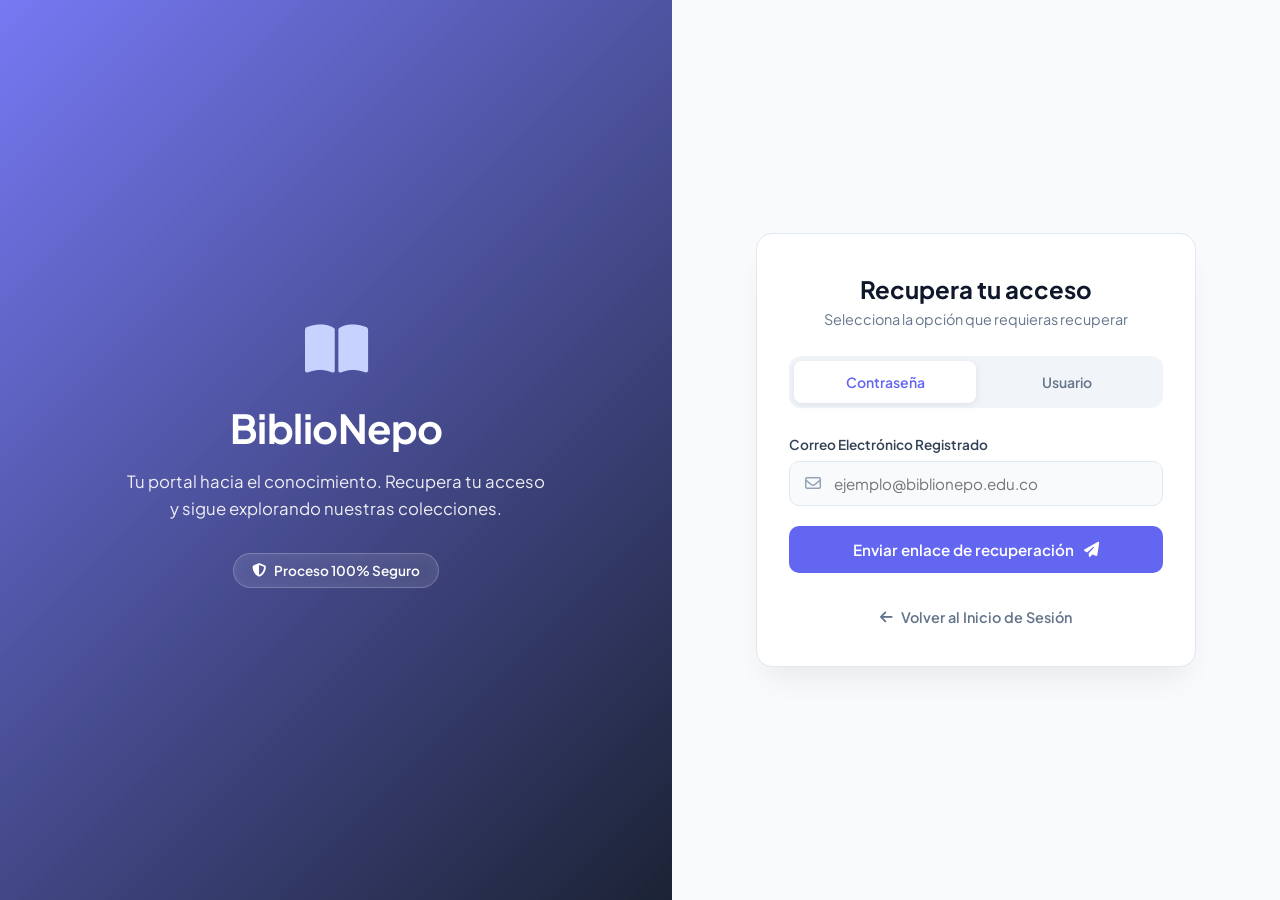
<file: recuperar-credenciales.html>
<!DOCTYPE html>
<html lang="es">
<head>
  <meta charset="UTF-8">
  <meta name="viewport" content="width=device-width, initial-scale=1.0">
  <title>BiblioNepo - Recuperación de Credenciales</title>
  
  <link rel="preconnect" href="https://fonts.googleapis.com">
  <link rel="preconnect" href="https://fonts.gstatic.com" crossorigin>
  <link href="https://fonts.googleapis.com/css2?family=Plus+Jakarta+Sans:wght@400;500;600;700&display=swap" rel="stylesheet">
  <link rel="stylesheet" href="https://cdnjs.cloudflare.com/ajax/libs/font-awesome/6.4.0/css/all.min.css">

  <link rel="stylesheet" href="src/features/recovery/recovery.css">
  <link rel="stylesheet" href="src/features/catalog/catalog.styles.css">
  <link rel="stylesheet" href="src/core/components/state-message.css">
</head>
<body>

  <div class="recovery-layout">

    <!-- Lado Izquierdo: Imagen & Frases Dinámicas -->
    <div class="recovery-image-side">
      <div class="floating-shape shape-1"></div>
      <div class="floating-shape shape-2"></div>
      
      <div class="image-overlay">
        <div class="image-content">
          <div class="logo-icon"><i class="fa-solid fa-book-open"></i></div>
          <h2>BiblioNepo</h2>
          <p id="dynamicQuote" class="dynamic-quote">Tu portal hacia el conocimiento. Recupera tu acceso y sigue explorando nuestras colecciones.</p>
          
          <div class="floating-badge">
            <i class="fa-solid fa-shield-halved"></i>
            <span>Proceso 100% Seguro</span>
          </div>
        </div>
      </div>
    </div>

    <!-- Lado Derecho: Formulario -->
    <div class="recovery-form-side">
      <main class="recovery-card">
        
        <header class="brand-header">
          <h1>Recupera tu acceso</h1>
          <p>Selecciona la opción que requieras recuperar</p>
        </header>

        <!-- Pestañas dinámicas con deslizador -->
        <div class="tabs-container" id="tabGroup">
          <div class="tab-glider" id="tabGlider"></div>
          <button class="tab-btn active" id="tabPassword" data-view="viewPassword">
            Contraseña
          </button>
          <button class="tab-btn" id="tabUsername" data-view="viewUsername">
            Usuario
          </button>
        </div>

        <!-- Alertas -->
        <div id="alertBox" class="alert-box danger"></div>

        <!-- Vista Recuperar Contraseña -->
        <div id="viewPassword" class="view-panel">
          <form id="formRecoverPassword" novalidate>
            <div class="form-group">
              <label for="pwdEmail">Correo Electrónico Registrado</label>
              <div class="input-wrapper">
                <i class="fa-regular fa-envelope"></i>
                <input type="email" id="pwdEmail" class="form-control" placeholder="ejemplo@biblionepo.edu.co" required>
              </div>
            </div>

            <button type="submit" class="btn-submit" id="btnSubmitPassword">
              <span>Enviar enlace de recuperación</span>
              <i class="fa-solid fa-paper-plane"></i>
            </button>
          </form>
        </div>

        <!-- Vista Recuperar Usuario -->
        <div id="viewUsername" class="view-panel hidden">
          <form id="formRecoverUsername" novalidate>
            <div class="form-group">
              <label for="userDocument">Número de Documento</label>
              <div class="input-wrapper">
                <i class="fa-solid fa-id-card"></i>
                <input type="text" id="userDocument" class="form-control" placeholder="Ingrese su número de documento" required>
              </div>
            </div>

            <div class="form-group">
              <label for="userEmail">Correo Electrónico Vinculado</label>
              <div class="input-wrapper">
                <i class="fa-regular fa-envelope"></i>
                <input type="email" id="userEmail" class="form-control" placeholder="ejemplo@biblionepo.edu.co" required>
              </div>
            </div>

            <button type="submit" class="btn-submit" id="btnSubmitUsername">
              <span>Consultar Usuario</span>
              <i class="fa-solid fa-magnifying-glass"></i>
            </button>
          </form>
        </div>

        <!-- Vista de Éxito -->
        <div id="viewSuccess" class="view-panel success-view hidden">
          <div class="success-icon">
            <i class="fa-solid fa-circle-check"></i>
          </div>
          <h3 id="successTitle">¡Solicitud enviada!</h3>
          <p id="successMessage">Hemos enviado las instrucciones a tu correo electrónico registrado.</p>
          
          <button class="btn-submit" id="btnRetryRecovery">
            <i class="fa-solid fa-rotate-left"></i>
            <span>Volver a intentar</span>
          </button>
        </div>

        <footer class="back-to-login">
          <a href="/index.html" class="btn-back-login">
            <i class="fa-solid fa-arrow-left"></i>
            <span>Volver al Inicio de Sesión</span>
          </a>
        </footer>

      </main>
    </div>
  </div>

  <script type="module">
    import { initRecoveryFeature } from './src/features/recovery/recovery.js';
    document.addEventListener('DOMContentLoaded', () => {
      initRecoveryFeature();
    });
  </script>

</body>
</html>
</file>
<file: src/features/recovery/recovery.css>
:root {
  --primary: #6366f1;
  --primary-hover: #4f46e5;
  --primary-light: #eeefff;
  --text-main: #0f172a;
  --text-muted: #64748b;
  --bg-main: #f8fafc;
  --card-bg: #ffffff;
  --border-color: #e2e8f0;
  --success: #10b981;
  --radius: 16px;
}

* {
  box-sizing: border-box;
  margin: 0;
  padding: 0;
  font-family: 'Plus Jakarta Sans', sans-serif;
}

body {
  margin: 0;
  padding: 0;
  background-color: var(--bg-main);
  color: var(--text-main);
  height: 100vh;
  overflow: hidden;
}

.recovery-layout {
  display: flex;
  height: 100vh;
  width: 100%;
}

/* --- LADO IZQUIERDO (IMAGEN & ANIMACIONES) --- */
.recovery-image-side {
  display: none;
  flex: 1.2;
  background: url('https://images.unsplash.com/photo-1521587760476-6c12a4b040da?ixlib=rb-4.0.3&auto=format&fit=crop&w=1600&q=80') center/cover no-repeat;
  position: relative;
  overflow: hidden;
}

.image-overlay {
  position: absolute;
  inset: 0;
  background: linear-gradient(135deg, rgba(99, 102, 241, 0.88) 0%, rgba(15, 23, 42, 0.95) 100%);
  display: flex;
  flex-direction: column;
  align-items: center;
  justify-content: center;
  padding: 40px;
  color: white;
  text-align: center;
  backdrop-filter: blur(2px);
}

.floating-shape {
  position: absolute;
  border-radius: 50%;
  background: rgba(255, 255, 255, 0.08);
  animation: float 8s infinite ease-in-out;
  pointer-events: none;
}

.shape-1 { width: 180px; height: 180px; top: -10%; left: -5%; animation-delay: 0s; }
.shape-2 { width: 250px; height: 250px; bottom: -10%; right: -5%; animation-delay: 3s; }

.image-content {
  max-width: 420px;
  z-index: 2;
  animation: fadeInUp 0.8s ease-out;
}

.logo-icon {
  font-size: 3.5rem;
  margin-bottom: 20px;
  color: #c7d2fe;
  display: inline-block;
  animation: pulseLogo 3s infinite ease-in-out;
}

.image-content h2 {
  font-size: 2.5rem;
  font-weight: 700;
  margin-bottom: 16px;
  letter-spacing: -0.5px;
}

.dynamic-quote {
  font-size: 1.05rem;
  opacity: 0.9;
  line-height: 1.6;
  min-height: 50px;
  transition: opacity 0.4s ease, transform 0.4s ease;
}

.dynamic-quote.fade-out {
  opacity: 0;
  transform: translateY(8px);
}

.floating-badge {
  margin-top: 30px;
  display: inline-flex;
  align-items: center;
  gap: 8px;
  background: rgba(255, 255, 255, 0.15);
  padding: 8px 18px;
  border-radius: 30px;
  font-size: 0.85rem;
  font-weight: 600;
  border: 1px solid rgba(255, 255, 255, 0.2);
  backdrop-filter: blur(8px);
}

/* --- LADO DERECHO (FORMULARIO) --- */
.recovery-form-side {
  flex: 1;
  display: flex;
  align-items: center;
  justify-content: center;
  padding: 24px;
  background-color: var(--bg-main);
  overflow-y: auto;
}

.recovery-card {
  background: var(--card-bg);
  width: 100%;
  max-width: 440px;
  border-radius: var(--radius);
  box-shadow: 0 20px 30px -10px rgba(0, 0, 0, 0.07);
  border: 1px solid var(--border-color);
  padding: 40px 32px;
  animation: scaleIn 0.5s ease-out;
}

.brand-header {
  text-align: center;
  margin-bottom: 28px;
}

.brand-header h1 {
  font-size: 1.5rem;
  font-weight: 700;
  color: var(--text-main);
}

.brand-header p {
  font-size: 0.9rem;
  color: var(--text-muted);
  margin-top: 6px;
}

/* Selector de pestañas animado */
.tabs-container {
  display: flex;
  background: #f1f5f9;
  padding: 5px;
  border-radius: 12px;
  margin-bottom: 28px;
  position: relative;
}

.tab-btn {
  flex: 1;
  border: none;
  background: transparent;
  padding: 12px;
  font-size: 0.875rem;
  font-weight: 600;
  color: var(--text-muted);
  border-radius: 8px;
  cursor: pointer;
  transition: color 0.3s ease;
  z-index: 1;
}

.tab-btn.active {
  color: var(--primary);
}

.tab-glider {
  position: absolute;
  top: 5px;
  bottom: 5px;
  width: calc(50% - 5px);
  background: white;
  border-radius: 8px;
  box-shadow: 0 2px 8px rgba(0,0,0,0.08);
  transition: transform 0.3s cubic-bezier(0.4, 0, 0.2, 1);
}

/* Transición entre Vistas */
.view-panel {
  animation: fadeIn 0.35s ease-in-out;
}

.view-panel.hidden {
  display: none;
}

/* Inputs Interactivos */
.form-group {
  margin-bottom: 20px;
}

.form-group label {
  display: block;
  font-size: 0.85rem;
  font-weight: 600;
  color: #334155;
  margin-bottom: 8px;
}

.input-wrapper {
  position: relative;
}

.input-wrapper i {
  position: absolute;
  left: 16px;
  top: 50%;
  transform: translateY(-50%);
  color: #94a3b8;
  transition: color 0.2s ease, transform 0.2s ease;
}

.form-control {
  width: 100%;
  padding: 12px 16px 12px 44px;
  border: 1px solid var(--border-color);
  border-radius: 10px;
  font-size: 0.95rem;
  color: var(--text-main);
  outline: none;
  transition: all 0.2s ease;
  background: #f8fafc;
}

.form-control:focus {
  background: #ffffff;
  border-color: var(--primary);
  box-shadow: 0 0 0 4px rgba(99, 102, 241, 0.12);
}

.input-wrapper:focus-within i {
  color: var(--primary);
  transform: translateY(-50%) scale(1.1);
}

/* Botón con estado de carga */
.btn-submit {
  width: 100%;
  padding: 14px;
  background: var(--primary);
  color: white;
  border: none;
  border-radius: 10px;
  font-weight: 600;
  font-size: 0.95rem;
  cursor: pointer;
  display: flex;
  align-items: center;
  justify-content: center;
  gap: 10px;
  transition: all 0.2s ease;
  margin-top: 10px;
}

.btn-submit:hover {
  background: var(--primary-hover);
  transform: translateY(-1px);
  box-shadow: 0 4px 12px rgba(99, 102, 241, 0.25);
}

.btn-submit:active {
  transform: translateY(0);
}

.btn-submit.loading {
  opacity: 0.8;
  pointer-events: none;
}

/* Alertas animadas */
.alert-box {
  padding: 14px;
  border-radius: 10px;
  font-size: 0.875rem;
  margin-bottom: 24px;
  display: none;
  text-align: center;
  font-weight: 500;
  animation: shake 0.4s ease-in-out;
}

.alert-box.danger {
  background: #fef2f2;
  color: #991b1b;
  border: 1px solid #fecaca;
}

/* Vista de Éxito */
.success-view {
  text-align: center;
  padding: 20px 0;
}

.success-icon {
  width: 70px;
  height: 70px;
  background: #dcfce7;
  color: var(--success);
  border-radius: 50%;
  display: flex;
  align-items: center;
  justify-content: center;
  font-size: 2rem;
  margin: 0 auto 20px;
  animation: popIn 0.5s cubic-bezier(0.175, 0.885, 0.32, 1.275);
}

.back-to-login {
  margin-top: 32px;
  text-align: center;
}

.back-to-login a {
  color: var(--text-muted);
  text-decoration: none;
  font-size: 0.9rem;
  font-weight: 600;
  display: inline-flex;
  align-items: center;
  gap: 8px;
  transition: color 0.2s ease, transform 0.2s ease;
}

.back-to-login a:hover {
  color: var(--primary);
  transform: translateX(-3px);
}

/* --- ANIMACIONES KEYFRAMES --- */
@keyframes float {
  0%, 100% { transform: translateY(0) rotate(0deg); }
  50% { transform: translateY(-20px) rotate(5deg); }
}

@keyframes pulseLogo {
  0%, 100% { transform: scale(1); }
  50% { transform: scale(1.08); }
}

@keyframes fadeIn {
  from { opacity: 0; transform: translateY(6px); }
  to { opacity: 1; transform: translateY(0); }
}

@keyframes fadeInUp {
  from { opacity: 0; transform: translateY(20px); }
  to { opacity: 1; transform: translateY(0); }
}

@keyframes scaleIn {
  from { opacity: 0; transform: scale(0.96); }
  to { opacity: 1; transform: scale(1); }
}

@keyframes popIn {
  0% { transform: scale(0); }
  70% { transform: scale(1.15); }
  100% { transform: scale(1); }
}

@keyframes shake {
  0%, 100% { transform: translateX(0); }
  20%, 60% { transform: translateX(-6px); }
  40%, 80% { transform: translateX(6px); }
}

@media (min-width: 900px) {
  .recovery-image-side {
    display: flex;
  }
}
</file>
<file: src/features/catalog/catalog.styles.css>
/* --- CONTENEDOR DEL CATÁLOGO --- */
.catalogo {
  background: var(--paper);
  padding-bottom: 3rem;
}

/* --- FILTROS Y BÚSQUEDA --- */
.filter-tabs {
  background: #ffffff;
  border: 1px solid var(--line);
  border-radius: 8px;
  padding: 12px 16px;
  margin-bottom: 24px;
  box-shadow: 0 2px 8px rgba(0, 0, 0, 0.02);
}

.filter-bar-header {
  display: flex;
  align-items: center;
  justify-content: space-between;
  gap: 12px;
  margin-bottom: 10px;
  padding-bottom: 10px;
  border-bottom: 1px solid var(--line);
  flex-wrap: wrap;
}

.filter-title-group {
  display: flex;
  align-items: center;
  gap: 8px;
}

.filter-label {
  font-size: 0.75rem;
  font-weight: 700;
  letter-spacing: 0.06em;
  color: var(--ink);
}

.filter-badge {
  font-size: 0.68rem;
  background: var(--cream-2, #f3f0e6);
  color: var(--ink-soft, #666);
  padding: 2px 8px;
  border-radius: 10px;
  font-weight: 500;
}

.search-inputs-group {
  display: flex;
  gap: 8px;
  flex-wrap: wrap;
}

.search-box {
  position: relative;
  display: flex;
  align-items: center;
  width: 170px;
}

.search-icon {
  position: absolute;
  left: 9px;
  color: var(--ink-soft);
  pointer-events: none;
}

.search-box input,
.search-box.select-box select {
  width: 100%;
  padding: 4px 10px 4px 28px;
  border: 1px solid var(--line);
  border-radius: 14px;
  font-size: 0.75rem;
  background: var(--paper, #fafafa);
  color: var(--ink);
  outline: none;
  transition: all 0.2s ease;
}

.search-box.select-box select {
  cursor: pointer;
  appearance: none;
  -webkit-appearance: none;
}

.search-box input:focus,
.search-box.select-box select:focus {
  background: #ffffff;
  border-color: var(--ink);
  box-shadow: 0 0 0 2px rgba(28, 37, 54, 0.08);
}

/* PESTAÑAS / CHIPS SLIM */
.filter-chips-slim {
  display: flex;
  gap: 6px;
  overflow-x: auto;
  padding-bottom: 2px;
  scrollbar-width: thin;
}

.filter-chips-slim::-webkit-scrollbar {
  height: 3px;
}

.filter-chips-slim::-webkit-scrollbar-thumb {
  background: var(--line);
  border-radius: 3px;
}

.filter-chips-slim button {
  padding: 4px 12px;
  border: 1px solid transparent;
  background: transparent;
  border-radius: 12px;
  font-size: 0.7rem;
  font-weight: 600;
  letter-spacing: 0.03em;
  color: var(--ink-soft, #555);
  white-space: nowrap;
  cursor: pointer;
  transition: all 0.15s ease;
}

.filter-chips-slim button:hover {
  background: var(--paper, #f4f4f4);
  color: var(--ink);
}

.filter-chips-slim button.active {
  background: var(--ink, #1C2536);
  color: #ffffff;
  border-color: var(--ink, #1C2536);
}


/* --- GRID DE TARJETAS --- */
.book-grid {
  display: grid;
  grid-template-columns: repeat(auto-fill, minmax(200px, 1fr));
  gap: 28px;
}


/* --- TARJETA MINIMALISTA Y ELEGANTE --- */
.book-card {
  background: #ffffff;
  border-radius: 12px;
  overflow: hidden;
  border: 1px solid rgba(0, 0, 0, 0.04);
  box-shadow: 0 4px 20px rgba(0, 0, 0, 0.03);
  padding: 0;
  display: flex;
  flex-direction: column;
  transition: transform 0.25s ease, box-shadow 0.25s ease;
  cursor: pointer;
  position: relative;
}

.book-card:hover {
  transform: translateY(-4px);
  box-shadow: 0 12px 30px rgba(0, 0, 0, 0.08);
  border-color: rgba(0, 0, 0, 0.08);
}


/* --- MARCO / FONDO COLOREADO DE LA PORTADA --- */
.book-cover {
  width: auto !important;
  aspect-ratio: 2 / 3 !important;
  border-radius: 8px 8px 0 0 !important;
  margin: 8px 8px 0 8px !important;
  position: relative !important;
  overflow: hidden !important;
  padding: 16px !important;
  display: flex !important;
  align-items: center !important;
  justify-content: center !important;
  box-shadow: inset 0 0 0 1px rgba(255, 255, 255, 0.1) !important;
}

.book-cover::before {
  content: '';
  position: absolute;
  inset: 0;
  background: linear-gradient(135deg, rgba(255, 255, 255, 0.12) 0%, rgba(0, 0, 0, 0.18) 100%);
  pointer-events: none;
  z-index: 2;
}


/* --- IMAGEN TIPO LIBRO SOBRE EL MARCO --- */
.book-cover-img {
  width: 85% !important;
  height: 90% !important;
  object-fit: cover !important;
  object-position: center center !important;
  border-radius: 4px !important;
  box-shadow: 0 6px 16px rgba(0, 0, 0, 0.25) !important;
  position: relative !important;
  z-index: 1 !important;
  transition: transform 0.25s ease, box-shadow 0.25s ease !important;
  margin: auto !important;
}

.book-card:hover .book-cover-img {
  transform: scale(1.02) translateY(-2px);
  box-shadow: 0 10px 20px rgba(0, 0, 0, 0.35);
}


/* --- PORTADA SIN IMAGEN (FALLBACK) --- */
.book-cover-fallback {
  width: 100%;
  height: 100%;
  padding: 16px;
  display: flex;
  flex-direction: column;
  justify-content: space-between;
  border-radius: 4px;
  background: rgba(0, 0, 0, 0.2);
  box-shadow: 0 6px 16px rgba(0, 0, 0, 0.2);
  position: relative;
  z-index: 1;
}

.book-cover-fallback .fallback-title {
  font-family: 'Fraunces', serif;
  font-size: 0.95rem;
  color: #ffffff;
  line-height: 1.3;
  text-shadow: 0 1px 3px rgba(0, 0, 0, 0.5);
}


/* --- ETIQUETA FORMATO (PILL MINIMALISTA) --- */
.badge-format {
  position: absolute;
  top: 14px;
  right: 14px;
  background: rgba(0, 0, 0, 0.4);
  backdrop-filter: blur(4px);
  color: #ffffff;
  font-size: 0.65rem;
  font-weight: 600;
  text-transform: uppercase;
  letter-spacing: 0.05em;
  padding: 3px 8px;
  border-radius: 20px;
  z-index: 3;
}


/* --- METADATOS Y TEXTOS --- */
.book-meta {
  padding: 14px 16px 16px 16px;
  display: flex;
  flex-direction: column;
  gap: 4px;
  background: #ffffff;
}

.book-meta .title {
  font-family: 'Fraunces', serif;
  font-size: 0.95rem;
  font-weight: 700;
  color: #111827;
  line-height: 1.3;
  display: -webkit-box;
  -webkit-line-clamp: 2;
  -webkit-box-orient: vertical;
  overflow: hidden;
}

.book-meta .subtitle {
  font-size: 0.78rem;
  color: #4b5563;
  line-height: 1.3;
  display: -webkit-box;
  -webkit-line-clamp: 1;
  -webkit-box-orient: vertical;
  overflow: hidden;
}

.book-meta .author {
  font-size: 0.78rem;
  color: #6b7280;
  font-weight: 500;
  margin-top: 2px;
  white-space: nowrap;
  overflow: hidden;
  text-overflow: ellipsis;
}

.book-meta .footer-info {
  margin-top: 6px;
  padding-top: 6px;
  border-top: none; 
  font-size: 0.74rem;
  color: #9ca3af;
  display: flex;
  justify-content: space-between;
  align-items: center;
}


/* --- BOTÓN DE FAVORITOS --- */
.btn-favorite {
  position: absolute;
  top: 10px;
  left: 10px;
  z-index: 10;
  background: rgba(255, 255, 255, 0.85);
  border: none;
  border-radius: 50%;
  width: 32px;
  height: 32px;
  display: flex;
  align-items: center;
  justify-content: center;
  cursor: pointer;
  transition: all 0.2s ease;
  box-shadow: 0 2px 5px rgba(0, 0, 0, 0.15);
}

.btn-favorite:hover {
  background: #ffffff;
  transform: scale(1.1);
}

.btn-favorite .heart-icon {
  stroke: #4b5563;
  fill: transparent;
  transition: all 0.2s ease;
}

.btn-favorite.is-favorite .heart-icon {
  stroke: #ef4444;
  fill: #ef4444;
}

.btn-favorite:active {
  transform: scale(0.95);
}


/* --- BANNER CTA --- */
.catalog-cta-banner {
  display: flex;
  justify-content: space-between;
  align-items: center;
  gap: 2rem;
  padding: 2rem 2.5rem;
  margin-top: 3.5rem;
  margin-bottom: 1rem;
  background: #ffffff;
  border: 1px solid #eaecf0;
  border-radius: 16px;
  box-shadow: 0 4px 20px -2px rgba(16, 24, 40, 0.05);
  box-sizing: border-box;
}

.cta-info h3 {
  font-family: 'Fraunces', serif;
  font-size: 1.5rem;
  font-weight: 600;
  color: #101828;
  margin: 0 0 0.35rem 0;
  letter-spacing: -0.01em;
}

.cta-info p {
  font-family: 'Inter', sans-serif;
  font-size: 0.925rem;
  color: #667085;
  margin: 0;
  line-height: 1.4;
}

.btn-cta-catalog {
  display: inline-flex;
  align-items: center;
  gap: 0.625rem;
  padding: 0.8rem 1.5rem;
  background-color: #1c2536;
  color: #ffffff;
  border-radius: 10px;
  font-family: 'Inter', sans-serif;
  font-size: 0.9rem;
  font-weight: 600;
  text-decoration: none;
  white-space: nowrap;
  transition: background-color 0.2s ease, transform 0.15s ease, box-shadow 0.2s ease;
}

.btn-cta-catalog:hover {
  background-color: #2e3b52;
  transform: translateY(-2px);
  box-shadow: 0 4px 12px rgba(28, 37, 54, 0.25);
}

.btn-cta-catalog svg {
  transition: transform 0.2s ease;
}

.btn-cta-catalog:hover svg {
  transform: translateX(4px);
}


/* --- MODAL DETALLE DE LIBRO --- */
.book-modal-overlay {
  position: fixed;
  top: 0;
  left: 0;
  width: 100%;
  height: 100%;
  background: rgba(27, 38, 59, 0.45);
  backdrop-filter: blur(6px);
  display: none;
  justify-content: center;
  align-items: center;
  z-index: 1000;
  padding: 20px;
  animation: fadeIn 0.25s ease-out;
}

.book-modal-content {
  background: var(--paper, #fff);
  border-radius: 16px;
  max-width: 750px;
  width: 100%;
  padding: 30px;
  position: relative;
  box-shadow: 0 20px 25px -5px rgba(0, 0, 0, 0.1), 0 10px 10px -5px rgba(0, 0, 0, 0.04);
  max-height: 90vh;
  overflow-y: auto;
}

.modal-close-btn {
  position: absolute;
  top: 15px;
  right: 20px;
  background: #f3f4f6;
  border: none;
  width: 34px;
  height: 34px;
  border-radius: 50%;
  font-size: 1.3rem;
  cursor: pointer;
  color: var(--muted, #4b5563);
  display: flex;
  align-items: center;
  justify-content: center;
  transition: background 0.2s, color 0.2s;
  z-index: 10;
}

.modal-close-btn:hover {
  background: #e5e7eb;
  color: #111827;
}

.modal-grid {
  display: grid;
  grid-template-columns: 220px 1fr;
  gap: 24px;
  align-items: start;
}

.modal-cover-container {
  position: relative;
  display: flex;
  flex-direction: column;
  gap: 10px;
}

.modal-cover-container .badge-format {
  align-self: center;
  background: #f3f4f6;
  color: #374151;
  font-size: 0.75rem;
  font-weight: 600;
  padding: 4px 12px;
  border-radius: 6px;
  letter-spacing: 0.05em;
  text-transform: uppercase;
}

.modal-info .badge-format {
  display: none;
}

.modal-cover {
  width: 100%;
  height: 280px;
  object-fit: cover;
  border-radius: 8px;
  box-shadow: 0 4px 6px rgba(0, 0, 0, 0.1);
}

.modal-cover-fallback {
  width: 100%;
  height: 280px;
  background: #f3f4f6;
  border-radius: 8px;
  display: flex;
  align-items: center;
  justify-content: center;
  color: #4b5563;
  font-weight: 600;
  text-align: center;
  padding: 10px;
}

.modal-info {
  display: flex;
  flex-direction: column;
  padding-right: 30px;
}

.modal-info h2 {
  margin: 0 0 4px 0;
  font-family: 'Fraunces', serif;
  font-size: 1.5rem;
  color: #111827;
  line-height: 1.2;
}

.modal-info h3 {
  font-size: 0.95rem;
  color: var(--muted, #6b7280);
  margin-bottom: 14px;
  font-weight: normal;
}

.modal-info p {
  margin: 6px 0;
  font-size: 0.92rem;
  line-height: 1.5;
  color: #374151;
}

.modal-description {
  margin-top: 14px;
  padding-top: 14px;
  border-top: 1px solid var(--line, #e5e7eb);
}


/* --- MODAL AUTH (LOGIN / REGISTRO) --- */
:root {
  --bg-cream: #f4efe6;
  --bg-white: #ffffff;
  --text-dark: #1e2530;
  --text-muted: #64748b;
  --color-bordo: #5a2228;
  --color-azul-oscuro: #1b263b;
  --color-mostaza: #c18c3d;
  --color-azul-acero: #3d6375;
  --color-linea: #e2d9cc;
}

.auth-modal-content {
  display: flex;
  width: 900px;
  max-width: 100%;
  max-height: 85vh;
  background: var(--bg-cream);
  color: var(--text-dark);
  border-radius: 20px;
  overflow: hidden;
  box-shadow: 0 25px 50px -12px rgba(27, 38, 59, 0.25);
  border: 1px solid rgba(193, 140, 61, 0.2);
  position: relative;
  animation: slideUp 0.3s cubic-bezier(0.16, 1, 0.3, 1);
}

@media(min-width: 768px) {
  .auth-modal-content {
    flex-direction: row;
    min-height: 520px;
  }
}

.auth-visual-panel {
  flex: 0.9;
  background: var(--color-azul-oscuro);
  color: var(--bg-cream);
  padding: 40px;
  display: flex;
  flex-direction: column;
  justify-content: center;
  align-items: center;
  text-align: center;
  position: relative;
  transition: background 0.4s ease;
}

.auth-visual-panel.register-mode {
  background: var(--color-bordo);
}

.visual-state {
  position: absolute;
  display: flex;
  flex-direction: column;
  align-items: center;
  transition: all 0.4s ease;
  opacity: 0;
  transform: translateY(15px);
  pointer-events: none;
  width: 80%;
}

.visual-state.active {
  opacity: 1;
  transform: translateY(0);
  pointer-events: auto;
  position: relative;
  display: flex;
}

/* Animación Libro (Login) */
.dynamic-book {
  position: relative;
  width: 100px;
  height: 140px;
  perspective: 1000px;
  transform-style: preserve-3d;
  animation: floatBook 3s ease-in-out infinite;
  margin-bottom: 25px;
}
.book-back, .book-front {
  position: absolute;
  width: 100%;
  height: 100%;
  background: #0f172a;
  border-radius: 4px 10px 10px 4px;
}
.book-front {
  transform: translateZ(15px);
  z-index: 10;
  border: 1px solid rgba(255,255,255,0.1);
}
.book-page {
  position: absolute;
  width: 94%;
  height: 94%;
  top: 3%;
  left: 3%;
  background: #ffffff;
  border-radius: 2px 8px 8px 2px;
  transform-origin: left;
  border: 1px solid #e2e8f0;
}
.page-1 { animation: flipPage 3s infinite ease-in-out; }
.page-2 { animation: flipPage 3s infinite ease-in-out 0.4s; }
.page-3 { animation: flipPage 3s infinite ease-in-out 0.8s; }

/* Animación Carnet (Registro) */
.dynamic-card {
  position: relative;
  width: 140px;
  height: 90px;
  background: rgba(255, 255, 255, 0.95);
  border-radius: 10px;
  box-shadow: 0 10px 25px rgba(0,0,0,0.2);
  animation: floatCard 3.5s ease-in-out infinite;
  margin-bottom: 25px;
  display: flex;
  flex-direction: column;
  padding: 15px;
  box-sizing: border-box;
}
.card-chip { width: 28px; height: 20px; background: #fbbf24; border-radius: 4px; margin-bottom: 12px; }
.card-line { height: 6px; background: #cbd5e1; border-radius: 3px; margin-bottom: 8px; width: 100%; }
.card-line.short { width: 50%; }

@keyframes floatBook {
  0%, 100% { transform: translateY(0) rotateX(15deg) rotateY(-15deg); }
  50% { transform: translateY(-15px) rotateX(20deg) rotateY(-10deg); }
}
@keyframes flipPage {
  0%, 10% { transform: rotateY(0deg) translateZ(2px); }
  50%, 100% { transform: rotateY(-160deg) translateZ(12px); background: #f8fafc; }
}
@keyframes floatCard {
  0%, 100% { transform: translateY(0) rotate(-3deg); }
  50% { transform: translateY(-12px) rotate(3deg); }
}

/* Panel Formulario Auth */
.auth-form-panel {
  flex: 1.2;
  padding: 35px;
  background: var(--bg-cream);
  position: relative;
  overflow-y: auto;
}

.auth-modal-close {
  position: absolute;
  top: 20px;
  right: 20px;
  background: rgba(0, 0, 0, 0.04);
  border: none;
  width: 32px;
  height: 32px;
  border-radius: 50%;
  font-size: 1.2rem;
  display: flex;
  align-items: center;
  justify-content: center;
  cursor: pointer;
  color: var(--text-dark);
  transition: all 0.2s;
  z-index: 10;
}

.auth-modal-close:hover {
  background: var(--color-bordo);
  color: #fff;
}

.auth-tabs {
  display: inline-flex;
  background: #e9e2d5;
  padding: 4px;
  border-radius: 10px;
  margin-bottom: 25px;
  gap: 4px;
}

.auth-tab-btn {
  background: transparent;
  border: none;
  font-size: 0.9rem;
  font-weight: 600;
  color: var(--text-muted);
  cursor: pointer;
  padding: 8px 18px;
  border-radius: 8px;
  transition: all 0.25s ease;
}

.auth-tab-btn.active {
  background: var(--bg-white);
  color: var(--text-dark);
  box-shadow: 0 2px 8px rgba(0, 0, 0, 0.06);
}

.auth-form label {
  display: block;
  font-size: 0.8rem;
  font-weight: 700;
  color: var(--text-dark);
  margin-bottom: 5px;
  margin-top: 12px;
  text-transform: uppercase;
  letter-spacing: 0.5px;
}

.auth-form input[type="text"],
.auth-form input[type="email"],
.auth-form input[type="password"],
.auth-form input[type="date"],
.form-select-responsive {
  width: 100%;
  padding: 11px 14px;
  border: 1.5px solid var(--color-linea);
  border-radius: 10px;
  background: var(--bg-white);
  color: var(--text-dark);
  font-size: 0.95rem;
  outline: none;
  transition: all 0.2s ease;
  box-sizing: border-box;
  font-family: inherit;
}

.auth-form input:focus, 
.form-select-responsive:focus {
  border-color: var(--color-mostaza);
  box-shadow: 0 0 0 3px rgba(193, 140, 61, 0.12);
  background: #fff;
}

.auth-submit-btn {
  width: 100%;
  padding: 13px;
  background: var(--color-azul-oscuro);
  color: var(--bg-cream);
  border: none;
  border-radius: 10px;
  font-weight: 600;
  font-size: 0.95rem;
  cursor: pointer;
  margin-top: 25px;
  transition: background 0.2s, transform 0.1s;
}

.auth-submit-btn:hover {
  background: var(--color-azul-acero);
}

.auth-submit-btn:active {
  transform: scale(0.98);
}

.register-btn {
  background: var(--color-bordo) !important;
}

.register-btn:hover {
  background: #491a20 !important;
}

/* Scroll interno del formulario de registro */
.register-scroll-area {
  max-height: 360px;
  overflow-y: auto;
  padding-right: 6px;
}

.register-scroll-area::-webkit-scrollbar {
  width: 6px;
}

.register-scroll-area::-webkit-scrollbar-thumb {
  background: #d4cebe;
  border-radius: 4px;
}

.form-grid-responsive {
  display: grid;
  grid-template-columns: 1fr 1fr;
  gap: 12px;
  margin-bottom: 4px;
}

.form-select-responsive {
  appearance: none;
  background-image: url("data:image/svg+xml;charset=UTF-8,%3csvg xmlns='http://www.w3.org/2000/svg' viewBox='0 0 24 24' fill='none' stroke='%231e2530' stroke-width='2' stroke-linecap='round' stroke-linejoin='round'%3e%3cpolyline points='6 9 12 15 18 9'%3e%3c/polyline%3e%3c/svg%3e");
  background-repeat: no-repeat;
  background-position: right 12px center;
  background-size: 16px;
  padding-right: 36px;
}

/* Contenedor del Avatar Pro */
.avatar-upload-container {
  display: flex;
  align-items: center;
  gap: 15px;
  background: var(--bg-white, #ffffff);
  padding: 10px 14px;
  border-radius: 12px;
  border: 1.5px dashed var(--color-linea, #cbd5e1);
  margin-top: 12px;
  margin-bottom: 15px;
  transition: border-color 0.2s;
}

.avatar-upload-container:hover {
  border-color: var(--color-mostaza, #0d9488);
}

.avatar-preview-wrapper {
  position: relative;
  width: 50px;
  height: 50px;
  border-radius: 50%;
  overflow: hidden;
  background: #e2e8f0;
  flex-shrink: 0;
  box-shadow: 0 2px 4px rgba(0,0,0,0.1);
}

.avatar-preview-img {
  width: 100%;
  height: 100%;
  object-fit: cover;
}

.avatar-placeholder-icon {
  width: 100%;
  height: 100%;
  display: flex;
  align-items: center;
  justify-content: center;
  color: #64748b;
  font-size: 1.2rem;
}

.avatar-upload-info {
  display: flex;
  flex-direction: column;
  overflow: hidden;
}

.avatar-upload-label {
  font-size: 0.85rem;
  font-weight: 600;
  color: var(--text-dark, #334155);
  cursor: pointer;
  margin-bottom: 2px;
}

.avatar-upload-label:hover {
  color: var(--color-mostaza);
}

.avatar-file-name {
  font-size: 0.75rem;
  color: #64748b;
  white-space: nowrap;
  overflow: hidden;
  text-overflow: ellipsis;
}

.input-file-hidden {
  display: none;
}

/* Página de autenticación independiente si aplica */
.auth-page-container {
  min-height: 100vh;
  display: flex;
  align-items: center;
  justify-content: center;
  background: var(--bg-main, #f8fafc);
  padding: 40px 20px;
}

.auth-full-content {
  display: grid;
  grid-template-columns: 1fr 1.2fr;
  width: 100%;
  max-width: 1100px;
  background: var(--surface, #ffffff);
  border-radius: 20px;
  box-shadow: 0 20px 40px rgba(0, 0, 0, 0.08);
  overflow: hidden;
  border: 1px solid var(--line, #e2e8f0);
}


/* --- ANIMACIONES GENERALES --- */
@keyframes fadeIn {
  from { opacity: 0; }
  to { opacity: 1; }
}

@keyframes slideUp {
  from { transform: translateY(20px); opacity: 0; }
  to { transform: translateY(0); opacity: 1; }
}


/* --- RESPONSIVE DESIGN GENERAL --- */
@media (max-width: 900px) {
  .auth-full-content {
    grid-template-columns: 1fr;
  }
}

@media (max-width: 768px) {
  .catalog-cta-banner {
    flex-direction: column;
    align-items: flex-start;
    padding: 1.5rem;
    gap: 1.25rem;
    margin-top: 2rem;
  }

  .btn-cta-catalog {
    width: 100%;
    justify-content: center;
  }

  .book-modal-overlay {
    padding: 10px;
  }
  
  .auth-modal-content {
    width: 100% !important;
    max-height: 92vh !important;
    flex-direction: column !important;
    border-radius: 14px;
  }
  
  .auth-visual-panel {
    display: none !important;
  }
  
  .auth-form-panel {
    padding: 24px 18px !important;
    width: 100% !important;
    max-height: none !important;
  }
  
  .form-grid-responsive {
    grid-template-columns: 1fr !important;
    gap: 4px !important;
  }
  
  .register-scroll-area {
    max-height: none !important;
    overflow-y: visible !important;
    padding-right: 0 !important;
  }
}

@media (max-width: 640px) {
  .filter-tabs {
    padding: 10px 12px;
    margin-bottom: 20px;
  }

  .filter-bar-header {
    flex-direction: column;
    align-items: stretch;
    gap: 10px;
  }

  .search-inputs-group {
    flex-direction: column;
    width: 100%;
    gap: 8px;
  }

  .search-box, 
  .search-box.select-box select,
  .search-box input {
    width: 100% !important;
    min-width: 100% !important;
  }

  .book-grid {
    grid-template-columns: repeat(auto-fill, minmax(140px, 1fr));
    gap: 14px;
  }

  .book-meta .title {
    font-size: 0.9rem;
  }

  .book-meta .author, 
  .book-meta .subtitle {
    font-size: 0.72rem;
  }

  .book-modal-overlay {
    padding: 10px;
    align-items: flex-end;
  }

  .book-modal-content {
    max-height: 95vh;
    padding: 20px 16px;
    border-bottom-left-radius: 0;
    border-bottom-right-radius: 0;
  }

  .modal-grid {
    grid-template-columns: 1fr;
    gap: 16px;
  }

  .modal-cover, 
  .modal-cover-fallback {
    height: 200px;
  }

  .modal-info {
    padding-right: 0;
  }

  .modal-info h2 {
    font-size: 1.25rem;
  }

  .catalog-cta-banner {
    padding: 1.25rem;
    margin-top: 2rem;
    gap: 1rem;
    text-align: center;
    flex-direction: column;
    align-items: center;
  }

  .cta-info h3 {
    font-size: 1.25rem;
  }

  .btn-cta-catalog {
    width: 100%;
    justify-content: center;
  }
}/* --- CONTENEDOR CON MARCO DE COLOR DELGADO Y SIMÉTRICO --- */
.book-cover {
  width: 100% !important;
  aspect-ratio: 3 / 4 !important; /* Mantiene la proporción clásica y simétrica de libro */
  margin: 0 !important;
  border-radius: 8px !important; /* Esquinas suaves para el marco externo */
  position: relative !important;
  overflow: hidden !important;
  
  /* PADDING SIMÉTRICO Y DELGADO: ajusta 8px si lo quieres un toque más o menos visible */
  padding: 8px !important; 
  
  display: flex !important;
  align-items: center !important;
  justify-content: center !important;
  
  /* Borde fino para darle acabado pulido sobre el color */
  border: 1px solid rgba(0, 0, 0, 0.08) !important;
  box-shadow: inset 0 0 0 1px rgba(255, 255, 255, 0.15) !important;
}

/* Eliminamos sombras o gradientes globales que ensucien los colores */
.book-cover::before {
  display: none !important;
}

/* --- IMAGEN CENTRADA DENTRO DEL MARCO DE COLOR --- */
.book-cover-img {
  width: 100% !important;
  height: 100% !important;
  object-fit: cover !important;
  object-position: center center !important;
  border-radius: 4px !important; /* Curvatura interna muy suave */
  
  /* Sombra sutil interna para dar profundidad sobre el marco de color */
  box-shadow: 0 2px 8px rgba(0, 0, 0, 0.18) !important; 
  
  position: relative !important;
  z-index: 1 !important;
  transition: transform 0.25s ease, box-shadow 0.25s ease !important;
  margin: auto !important;
}

.book-card:hover .book-cover-img {
  transform: scale(1.02);
  box-shadow: 0 4px 14px rgba(0, 0, 0, 0.25) !important;
}/* --- ZONA DE TEXTO / METADATOS (DISEÑO EDITORIAL COMPACTO) --- */
.book-meta {
  padding: 12px 14px 14px 14px !important;
  display: flex !important;
  flex-direction: column !important;
  flex-grow: 1 !important;
  justify-content: space-between !important;
  background: #ffffff !important;
  gap: 8px !important;
}

.book-meta .book-text-group {
  display: flex !important;
  flex-direction: column !important;
  gap: 3px !important;
}

/* TÍTULO: Elegante, profundo y con transición sutil */
.book-meta .title {
  font-family: 'Fraunces', serif !important;
  font-size: 0.98rem !important;
  font-weight: 700 !important;
  color: #090d16 !important;
  line-height: 1.25 !important;
  letter-spacing: -0.015em !important;
  display: -webkit-box !important;
  -webkit-line-clamp: 2 !important;
  -webkit-box-orient: vertical !important;
  overflow: hidden !important;
  transition: color 0.2s ease !important;
}

.book-card:hover .book-meta .title {
  color: #0284c7 !important; /* Destello de diseño al pasar el cursor */
}

/* SUBTÍTULO: Lectura nítida y equilibrada */
.book-meta .subtitle {
  font-family: 'Inter', sans-serif !important;
  font-size: 0.74rem !important;
  color: #334155 !important;
  font-weight: 450 !important;
  line-height: 1.35 !important;
  display: -webkit-box !important;
  -webkit-line-clamp: 1 !important;
  -webkit-box-orient: vertical !important;
  overflow: hidden !important;
}

/* AUTOR: Presencia fuerte, oscura y definida */
.book-meta .author {
  font-family: 'Inter', sans-serif !important;
  font-size: 0.72rem !important;
  color: #1e293b !important;
  font-weight: 600 !important;
  margin-top: 1px !important;
  white-space: nowrap !important;
  overflow: hidden !important;
  text-overflow: ellipsis !important;
}

/* PIE DE TARJETA: Limpio, minimalista y ordenado */
.book-meta .footer-info {
  margin-top: 2px !important;
  padding-top: 8px !important;
  border-top: 1px solid #f1f5f9 !important;
  font-family: 'Inter', sans-serif !important;
  font-size: 0.67rem !important;
  color: #475569 !important;
  display: flex !important;
  justify-content: space-between !important;
  align-items: center !important;
  letter-spacing: 0.04em !important;
  text-transform: uppercase !important;
  font-weight: 700 !important;
}
</file>
<file: src/core/components/state-message.css>
.state-card {
  grid-column: 1 / -1;
  display: flex;
  flex-direction: column;
  align-items: center;
  justify-content: center;
  padding: 42px 24px;
  text-align: center;
  background: rgba(255, 255, 255, 0.7);
  border: 1px dashed var(--line);
  border-radius: 8px;
  margin: 12px 0;
}

.state-icon {
  font-size: 2.2rem;
  margin-bottom: 12px;
}

.state-title {
  font-family: 'Fraunces', serif;
  font-size: 1.15rem;
  color: var(--ink);
  margin: 0 0 6px 0;
}

.state-description {
  font-size: 0.85rem;
  color: var(--ink-soft);
  max-width: 380px;
  margin: 0 0 16px 0;
  line-height: 1.4;
}

.state-action-btn {
  padding: 8px 18px;
  background: var(--ink);
  color: var(--cream);
  border: none;
  border-radius: 20px;
  font-size: 0.8rem;
  font-weight: 500;
  cursor: pointer;
  transition: opacity 0.2s ease;
}

.state-action-btn:hover {
  opacity: 0.88;
}
</file>
